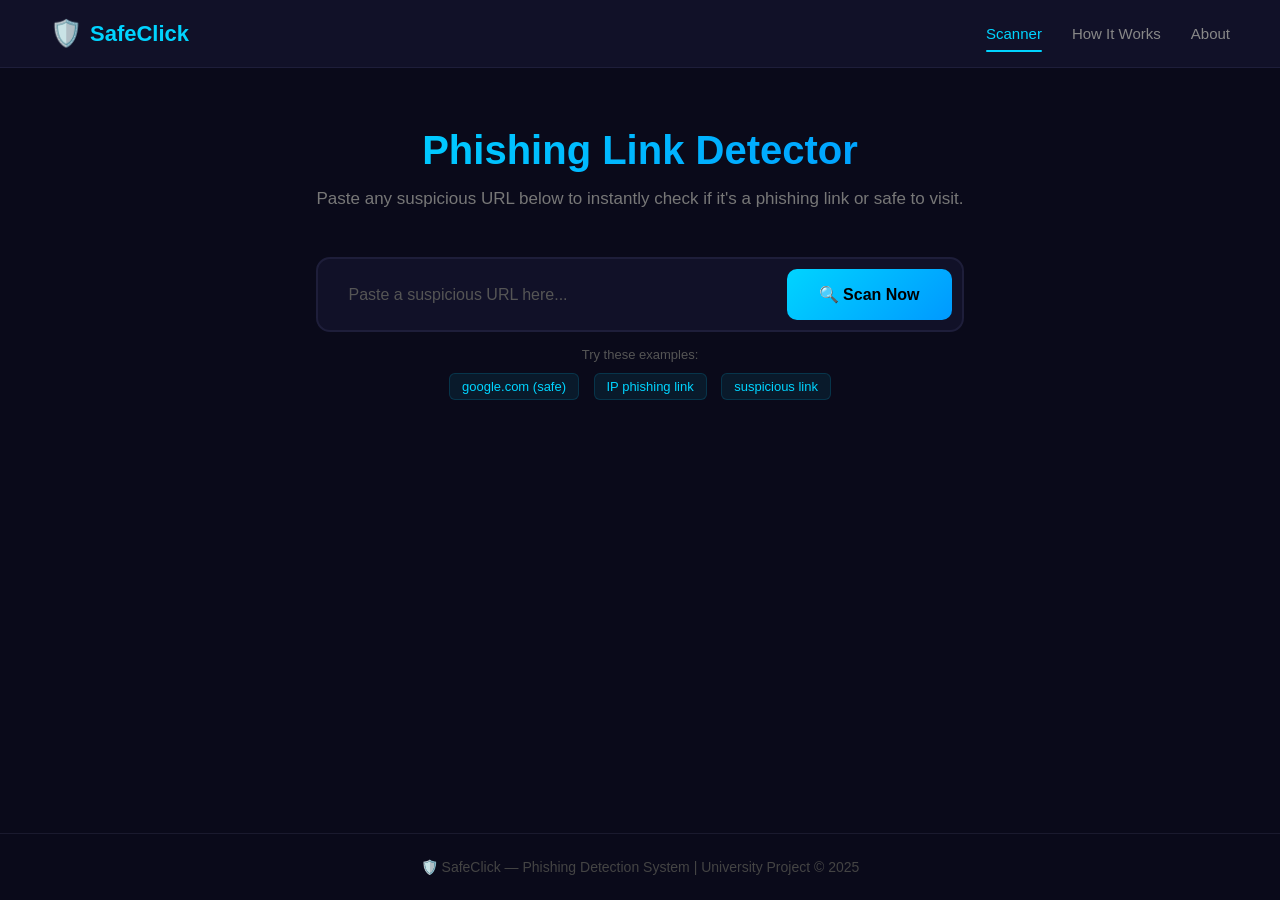
<file: frontend/index.html>
<!DOCTYPE html>
<html lang="en">
<head>
    <meta charset="UTF-8" />
    <meta name="viewport" content="width=device-width, initial-scale=1.0" />
    <title> SafeClick  — Phishing Link Detector</title>

    <!-- CSS Files -->
    <link rel="stylesheet" href="css/style.css" />
    <link rel="stylesheet" href="css/scanner.css" />
    <link rel="stylesheet" href="css/results.css" />
</head>
<body>

    <!-- ========== NAVBAR ========== -->
    <nav class="navbar">
        <div class="logo">
            <span>🛡️</span>  SafeClick 
        </div>
        <div class="nav-links">
            <a href="index.html" class="active">Scanner</a>
            <a href="how-it-works.html">How It Works</a>
            <a href="about.html">About</a>
        </div>
    </nav>

    <!-- ========== MAIN CONTENT ========== -->
    <div class="container">

        <!-- Title -->
        <h1 class="page-title">Phishing Link Detector</h1>
        <p class="page-subtitle">
            Paste any suspicious URL below to instantly check 
            if it's a phishing link or safe to visit.
        </p>

        <!-- Scanner Input Section -->
        <section class="scanner-section">
            <div class="scanner-box">
                <input 
                    type="text" 
                    id="url-input" 
                    placeholder="Paste a suspicious URL here..."
                    autocomplete="off"
                    spellcheck="false"
                />
                <button id="scan-btn" class="scan-btn">
                    🔍 Scan Now
                </button>
            </div>

            <!-- Example Links -->
            <div class="examples">
                <p>Try these examples:</p>
                <span class="example-link" onclick="fillExample('https://www.google.com')">
                    google.com (safe)
                </span>
                <span class="example-link" onclick="fillExample('http://192.168.1.1/login/bank-secure/verify.php')">
                    IP phishing link
                </span>
                <span class="example-link" onclick="fillExample('http://free-prize-winner.tk/claim-now?user=you@email.com')">
                    suspicious link
                </span>
            </div>
        </section>

        <!-- Error Message -->
        <div id="error-msg" class="error-msg" style="display: none;"></div>

        <!-- Loading Spinner -->
        <div id="loading" class="loading" style="display: none;">
            <div class="spinner"></div>
            <p>Analyzing URL for phishing patterns...</p>
        </div>

        <!-- Results Section -->
        <section id="results" class="results-section" style="display: none;">
            
            <!-- Scanned URL -->
            <div class="scanned-url">
                Scanned URL: <span id="scanned-url-text"></span>
            </div>

            <!-- Score Circle -->
            <div class="score-container">
                <div id="score-circle" class="score-circle safe">
                    <span id="score-number" class="score-number">0</span>
                    <span class="score-label">/ 100</span>
                </div>
            </div>

            <!-- Risk Badge -->
            <div class="risk-badge-container">
                <span id="risk-badge" class="risk-badge safe">SAFE</span>
            </div>

            <!-- Risk Description -->
            <p id="risk-description" class="risk-description"></p>

            <!-- Reasons List -->
            <div class="reasons-box">
                <h3>📋 Analysis Details:</h3>
                <ul id="reasons-list"></ul>
            </div>

            <!-- Scan Again Button -->
            <button class="scan-again-btn" onclick="resetScanner()">
                🔄 Scan Another URL
            </button>

        </section>

    </div>

    <!-- ========== FOOTER ========== -->
    <footer class="footer">
        <p>🛡️  SafeClick  — Phishing Detection System | University Project © 2025</p>
    </footer>

    <!-- ========== JS FILES (Order Matters!) ========== -->
    <script src="js/utils.js"></script>
    <script src="js/api.js"></script>
    <script src="js/results.js"></script>
    <script src="js/scanner.js"></script>

</body>
</html>
</file>
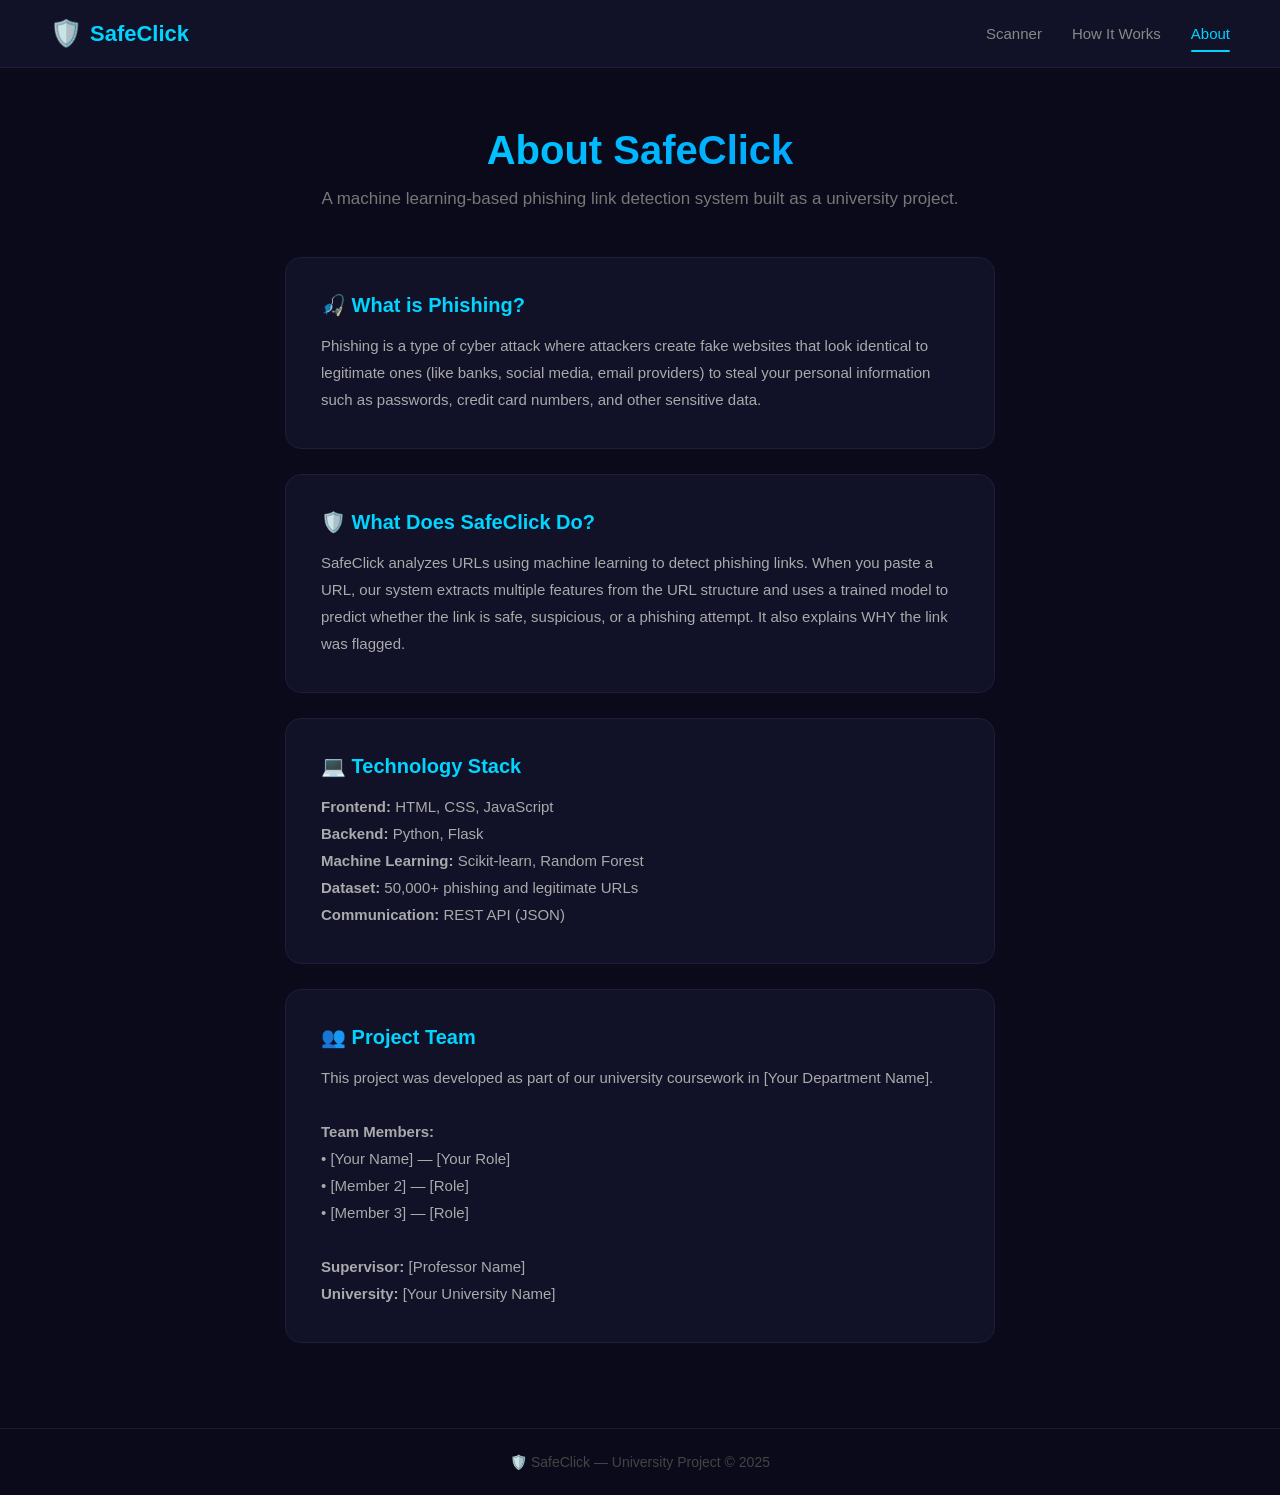
<file: frontend/about.html>
<!DOCTYPE html>
<html lang="en">
<head>
    <meta charset="UTF-8" />
    <meta name="viewport" content="width=device-width, initial-scale=1.0" />
    <title>About —  SafeClick </title>
    <link rel="stylesheet" href="css/style.css" />
</head>
<body>

    <!-- NAVBAR -->
    <nav class="navbar">
        <div class="logo">
            <span>🛡️</span>  SafeClick 
        </div>
        <div class="nav-links">
            <a href="index.html">Scanner</a>
            <a href="how-it-works.html">How It Works</a>
            <a href="about.html" class="active">About</a>
        </div>
    </nav>

    <!-- MAIN -->
    <div class="container">

        <h1 class="page-title">About  SafeClick </h1>
        <p class="page-subtitle">
            A machine learning-based phishing link detection system 
            built as a university project.
        </p>

        <!-- What is Phishing -->
        <div class="card">
            <h2>🎣 What is Phishing?</h2>
            <p>
                Phishing is a type of cyber attack where attackers create 
                fake websites that look identical to legitimate ones 
                (like banks, social media, email providers) to steal 
                your personal information such as passwords, credit card 
                numbers, and other sensitive data.
            </p>
        </div>

        <!-- What Does This Tool Do -->
        <div class="card">
            <h2>🛡️ What Does  SafeClick  Do?</h2>
            <p>
                 SafeClick  analyzes URLs using machine learning to detect 
                phishing links. When you paste a URL, our system extracts 
                multiple features from the URL structure and uses a trained 
                model to predict whether the link is safe, suspicious, or 
                a phishing attempt. It also explains WHY the link was flagged.
            </p>
        </div>

        <!-- Technology Used -->
        <div class="card">
            <h2>💻 Technology Stack</h2>
            <p>
                <strong>Frontend:</strong> HTML, CSS, JavaScript<br/>
                <strong>Backend:</strong> Python, Flask<br/>
                <strong>Machine Learning:</strong> Scikit-learn, Random Forest<br/>
                <strong>Dataset:</strong> 50,000+ phishing and legitimate URLs<br/>
                <strong>Communication:</strong> REST API (JSON)
            </p>
        </div>

        <!-- Team -->
        <div class="card">
            <h2>👥 Project Team</h2>
            <p>
                This project was developed as part of our university 
                coursework in [Your Department Name].<br/><br/>
                <strong>Team Members:</strong><br/>
                • [Your Name] — [Your Role]<br/>
                • [Member 2] — [Role]<br/>
                • [Member 3] — [Role]<br/><br/>
                <strong>Supervisor:</strong> [Professor Name]<br/>
                <strong>University:</strong> [Your University Name]
            </p>
        </div>

    </div>

    <!-- FOOTER -->
    <footer class="footer">
        <p>🛡️  SafeClick  — University Project © 2025</p>
    </footer>

</body>
</html>
</file>
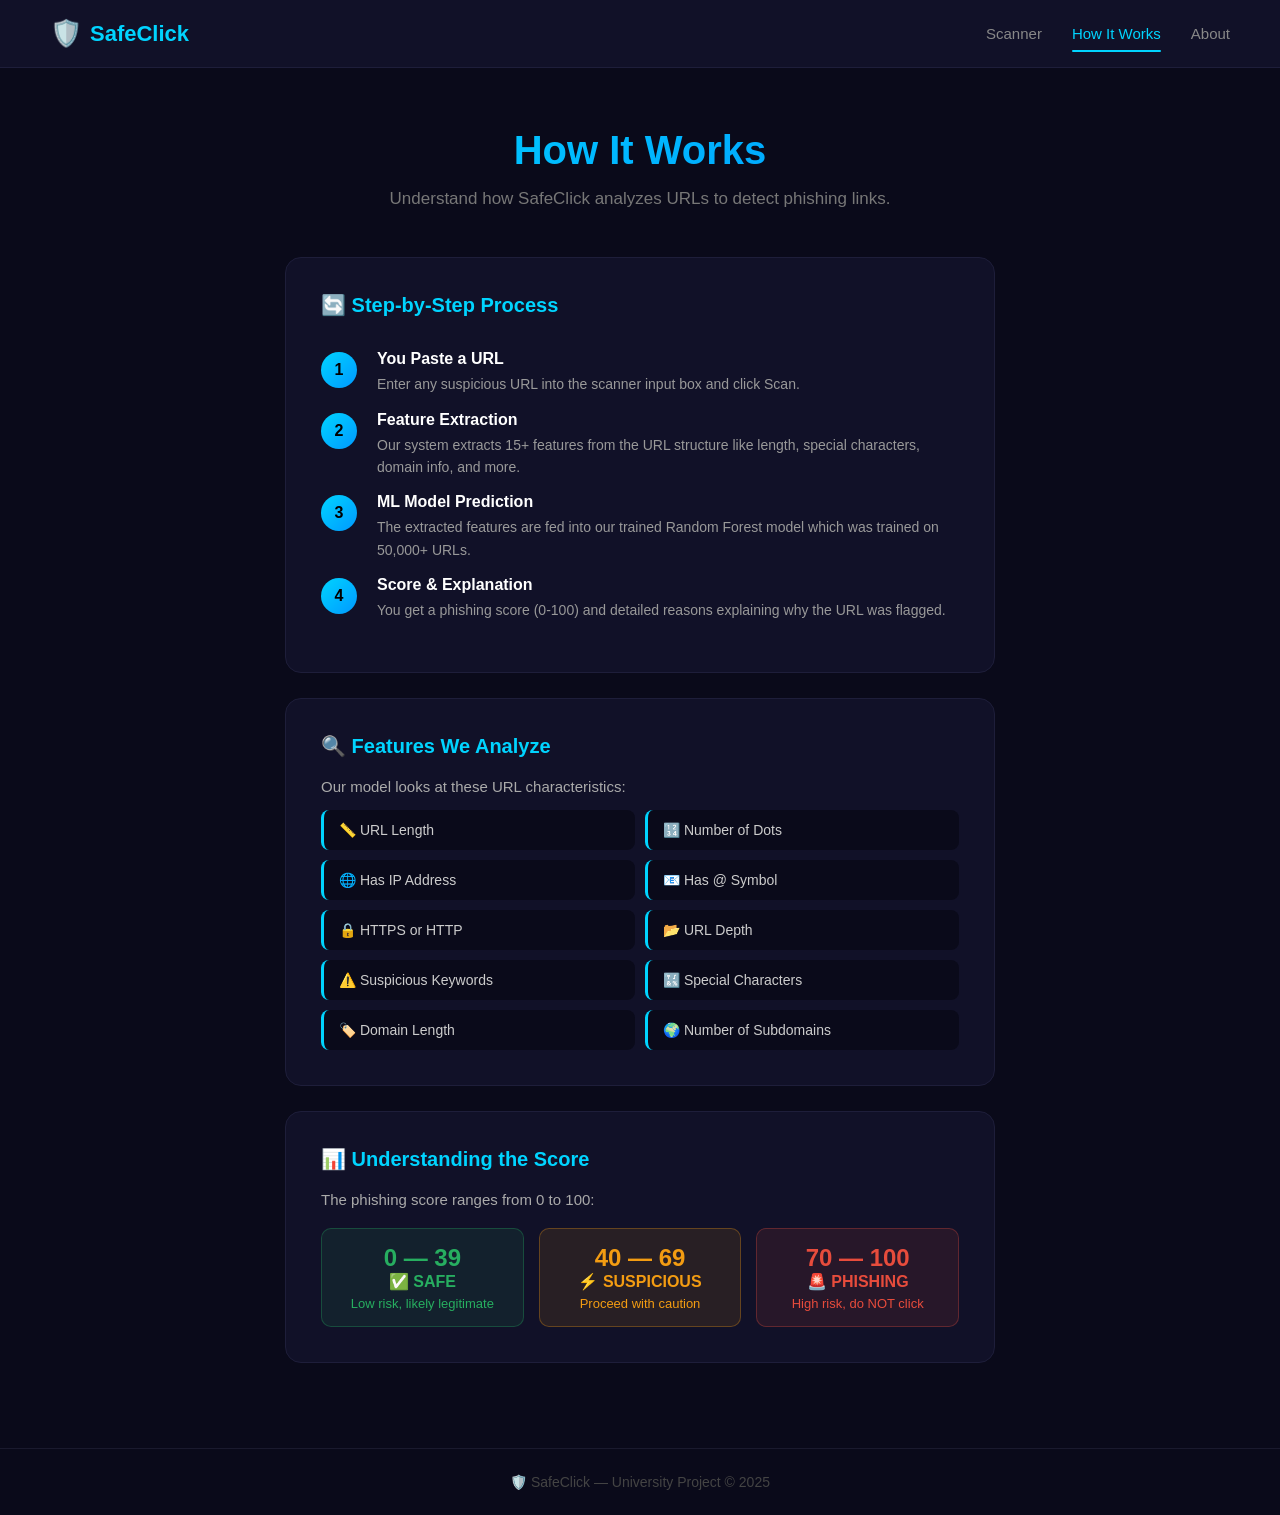
<file: frontend/how-it-works.html>
<!DOCTYPE html>
<html lang="en">
<head>
    <meta charset="UTF-8" />
    <meta name="viewport" content="width=device-width, initial-scale=1.0" />
    <title>How It Works —  SafeClick </title>
    <link rel="stylesheet" href="css/style.css" />
    <style>
        /* Extra styles for this page */
        .step {
            display: flex;
            gap: 20px;
            align-items: flex-start;
            margin-bottom: 15px;
        }
        .step-number {
            background: linear-gradient(135deg, #00d4ff, #0099ff);
            color: #000;
            width: 36px;
            height: 36px;
            border-radius: 50%;
            display: flex;
            align-items: center;
            justify-content: center;
            font-weight: 700;
            font-size: 16px;
            flex-shrink: 0;
            margin-top: 2px;
        }
        .step-content h4 {
            color: #fff;
            margin-bottom: 5px;
            font-size: 16px;
        }
        .step-content p {
            color: #999;
            font-size: 14px;
            line-height: 1.6;
        }
        .feature-grid {
            display: grid;
            grid-template-columns: 1fr 1fr;
            gap: 10px;
            margin-top: 10px;
        }
        .feature-item {
            background: #0a0a1a;
            padding: 12px 15px;
            border-radius: 8px;
            font-size: 14px;
            color: #ccc;
            border-left: 3px solid #00d4ff;
        }
        .score-explain {
            display: flex;
            gap: 15px;
            margin-top: 15px;
        }
        .score-box {
            flex: 1;
            padding: 15px;
            border-radius: 10px;
            text-align: center;
            font-weight: 600;
        }
        .score-box.green {
            background: rgba(39, 174, 96, 0.1);
            border: 1px solid rgba(39, 174, 96, 0.3);
            color: #27ae60;
        }
        .score-box.orange {
            background: rgba(243, 156, 18, 0.1);
            border: 1px solid rgba(243, 156, 18, 0.3);
            color: #f39c12;
        }
        .score-box.red {
            background: rgba(231, 76, 60, 0.1);
            border: 1px solid rgba(231, 76, 60, 0.3);
            color: #e74c3c;
        }
        @media (max-width: 600px) {
            .feature-grid { grid-template-columns: 1fr; }
            .score-explain { flex-direction: column; }
        }
    </style>
</head>
<body>

    <!-- NAVBAR -->
    <nav class="navbar">
        <div class="logo">
            <span>🛡️</span>  SafeClick 
        </div>
        <div class="nav-links">
            <a href="index.html">Scanner</a>
            <a href="how-it-works.html" class="active">How It Works</a>
            <a href="about.html">About</a>
        </div>
    </nav>

    <!-- MAIN -->
    <div class="container">

        <h1 class="page-title">How It Works</h1>
        <p class="page-subtitle">
            Understand how  SafeClick  analyzes URLs to detect phishing links.
        </p>

        <!-- Step by Step Process -->
        <div class="card">
            <h2>🔄 Step-by-Step Process</h2>
            <br/>

            <div class="step">
                <div class="step-number">1</div>
                <div class="step-content">
                    <h4>You Paste a URL</h4>
                    <p>Enter any suspicious URL into the scanner input box and click Scan.</p>
                </div>
            </div>

            <div class="step">
                <div class="step-number">2</div>
                <div class="step-content">
                    <h4>Feature Extraction</h4>
                    <p>Our system extracts 15+ features from the URL structure like 
                    length, special characters, domain info, and more.</p>
                </div>
            </div>

            <div class="step">
                <div class="step-number">3</div>
                <div class="step-content">
                    <h4>ML Model Prediction</h4>
                    <p>The extracted features are fed into our trained Random Forest 
                    model which was trained on 50,000+ URLs.</p>
                </div>
            </div>

            <div class="step">
                <div class="step-number">4</div>
                <div class="step-content">
                    <h4>Score & Explanation</h4>
                    <p>You get a phishing score (0-100) and detailed reasons 
                    explaining why the URL was flagged.</p>
                </div>
            </div>
        </div>

        <!-- Features We Analyze -->
        <div class="card">
            <h2>🔍 Features We Analyze</h2>
            <p>Our model looks at these URL characteristics:</p>

            <div class="feature-grid">
                <div class="feature-item">📏 URL Length</div>
                <div class="feature-item">🔢 Number of Dots</div>
                <div class="feature-item">🌐 Has IP Address</div>
                <div class="feature-item">📧 Has @ Symbol</div>
                <div class="feature-item">🔒 HTTPS or HTTP</div>
                <div class="feature-item">📂 URL Depth</div>
                <div class="feature-item">⚠️ Suspicious Keywords</div>
                <div class="feature-item">🔣 Special Characters</div>
                <div class="feature-item">🏷️ Domain Length</div>
                <div class="feature-item">🌍 Number of Subdomains</div>
            </div>
        </div>

        <!-- Score Meaning -->
        <div class="card">
            <h2>📊 Understanding the Score</h2>
            <p>The phishing score ranges from 0 to 100:</p>

            <div class="score-explain">
                <div class="score-box green">
                    <div style="font-size: 24px;">0 — 39</div>
                    <div>✅ SAFE</div>
                    <div style="font-weight: 400; font-size: 13px; margin-top: 5px;">
                        Low risk, likely legitimate
                    </div>
                </div>
                <div class="score-box orange">
                    <div style="font-size: 24px;">40 — 69</div>
                    <div>⚡ SUSPICIOUS</div>
                    <div style="font-weight: 400; font-size: 13px; margin-top: 5px;">
                        Proceed with caution
                    </div>
                </div>
                <div class="score-box red">
                    <div style="font-size: 24px;">70 — 100</div>
                    <div>🚨 PHISHING</div>
                    <div style="font-weight: 400; font-size: 13px; margin-top: 5px;">
                        High risk, do NOT click
                    </div>
                </div>
            </div>
        </div>

    </div>

    <!-- FOOTER -->
    <footer class="footer">
        <p>🛡️  SafeClick  — University Project © 2025</p>
    </footer>

</body>
</html>
</file>
<file: frontend/css/style.css>
/* ============================================
   GLOBAL STYLES — Used across all pages
   ============================================ */

/* ── Reset ── */
* {
    margin: 0;
    padding: 0;
    box-sizing: border-box;
}

html {
    scroll-behavior: smooth;
}

body {
    font-family: 'Segoe UI', Tahoma, Geneva, Verdana, sans-serif;
    background: #0a0a1a;
    color: #ffffff;
    min-height: 100vh;
    display: flex;
    flex-direction: column;
}

a {
    text-decoration: none;
    color: inherit;
}

ul {
    list-style: none;
}

/* ── Navbar ── */
.navbar {
    display: flex;
    justify-content: space-between;
    align-items: center;
    padding: 18px 50px;
    background: #111128;
    border-bottom: 1px solid #1e1e3a;
    position: sticky;
    top: 0;
    z-index: 1000;
}

.navbar .logo {
    font-size: 22px;
    font-weight: 700;
    color: #00d4ff;
    display: flex;
    align-items: center;
    gap: 8px;
}

.navbar .logo span {
    font-size: 26px;
}

.navbar .nav-links {
    display: flex;
    gap: 30px;
}

.navbar .nav-links a {
    color: #888;
    font-size: 15px;
    font-weight: 500;
    padding: 5px 0;
    transition: color 0.3s;
    position: relative;
}

.navbar .nav-links a:hover,
.navbar .nav-links a.active {
    color: #00d4ff;
}

.navbar .nav-links a.active::after {
    content: "";
    position: absolute;
    bottom: -5px;
    left: 0;
    width: 100%;
    height: 2px;
    background: #00d4ff;
    border-radius: 2px;
}

/* ── Page Container ── */
.container {
    max-width: 750px;
    margin: 0 auto;
    padding: 60px 20px;
    text-align: center;
    flex: 1;
}

/* ── Page Title ── */
.page-title {
    font-size: 40px;
    font-weight: 700;
    margin-bottom: 12px;
    background: linear-gradient(135deg, #00d4ff, #0099ff);
    -webkit-background-clip: text;
    -webkit-text-fill-color: transparent;
    background-clip: text;
}

.page-subtitle {
    color: #777;
    font-size: 17px;
    margin-bottom: 45px;
    line-height: 1.6;
}

/* ── Section Card ── */
.card {
    background: #111128;
    border: 1px solid #1e1e3a;
    border-radius: 16px;
    padding: 35px;
    margin-bottom: 25px;
    text-align: left;
}

.card h2 {
    font-size: 20px;
    color: #00d4ff;
    margin-bottom: 15px;
}

.card p {
    color: #aaa;
    line-height: 1.8;
    font-size: 15px;
}

/* ── Footer ── */
.footer {
    text-align: center;
    padding: 25px;
    color: #444;
    font-size: 14px;
    border-top: 1px solid #1a1a2e;
    margin-top: auto;
}

.footer a {
    color: #00d4ff;
}

/* ── Responsive ── */
@media (max-width: 768px) {
    .navbar {
        padding: 15px 20px;
    }

    .navbar .nav-links {
        gap: 15px;
    }

    .page-title {
        font-size: 30px;
    }

    .container {
        padding: 40px 15px;
    }
}

@media (max-width: 480px) {
    .navbar {
        flex-direction: column;
        gap: 10px;
    }

    .page-title {
        font-size: 26px;
    }
}
</file>
<file: frontend/css/scanner.css>
/* ============================================
   SCANNER INPUT SECTION STYLES
   ============================================ */

/* ── Scanner Container ── */
.scanner-section {
    margin-bottom: 30px;
}

.scanner-box {
    display: flex;
    gap: 12px;
    background: #111128;
    padding: 10px;
    border-radius: 14px;
    border: 2px solid #1e1e3a;
    transition: border-color 0.3s;
}

.scanner-box:focus-within {
    border-color: #00d4ff;
    box-shadow: 0 0 20px rgba(0, 212, 255, 0.1);
}

/* ── URL Input ── */
.scanner-box input {
    flex: 1;
    padding: 16px 20px;
    font-size: 16px;
    border: none;
    border-radius: 10px;
    background: transparent;
    color: #ffffff;
    outline: none;
}

.scanner-box input::placeholder {
    color: #555;
}

/* ── Scan Button ── */
.scan-btn {
    padding: 16px 32px;
    font-size: 16px;
    font-weight: 600;
    background: linear-gradient(135deg, #00d4ff, #0099ff);
    color: #000;
    border: none;
    border-radius: 10px;
    cursor: pointer;
    transition: all 0.3s;
    white-space: nowrap;
}

.scan-btn:hover {
    transform: translateY(-2px);
    box-shadow: 0 5px 20px rgba(0, 212, 255, 0.3);
}

.scan-btn:active {
    transform: translateY(0);
}

.scan-btn:disabled {
    background: #333;
    color: #666;
    cursor: not-allowed;
    transform: none;
    box-shadow: none;
}

/* ── Loading Spinner ── */
.loading {
    text-align: center;
    padding: 30px;
}

.spinner {
    width: 45px;
    height: 45px;
    border: 4px solid #1e1e3a;
    border-top: 4px solid #00d4ff;
    border-radius: 50%;
    animation: spin 0.8s linear infinite;
    margin: 0 auto 15px;
}

@keyframes spin {
    0% { transform: rotate(0deg); }
    100% { transform: rotate(360deg); }
}

.loading p {
    color: #888;
    font-size: 15px;
}

/* ── Error Message ── */
.error-msg {
    background: rgba(231, 76, 60, 0.1);
    border: 1px solid rgba(231, 76, 60, 0.3);
    color: #e74c3c;
    padding: 14px 20px;
    border-radius: 10px;
    margin-bottom: 20px;
    font-size: 15px;
}

/* ── Example Links ── */
.examples {
    margin-top: 15px;
}

.examples p {
    color: #555;
    font-size: 13px;
    margin-bottom: 8px;
}

.example-link {
    display: inline-block;
    color: #00d4ff;
    background: rgba(0, 212, 255, 0.08);
    padding: 5px 12px;
    border-radius: 6px;
    font-size: 13px;
    margin: 3px 5px;
    cursor: pointer;
    transition: background 0.3s;
    border: 1px solid rgba(0, 212, 255, 0.15);
}

.example-link:hover {
    background: rgba(0, 212, 255, 0.15);
}

/* ── Responsive ── */
@media (max-width: 600px) {
    .scanner-box {
        flex-direction: column;
    }

    .scan-btn {
        width: 100%;
    }
}
</file>
<file: frontend/css/results.css>
/* ============================================
   RESULTS SECTION STYLES
   ============================================ */

/* ── Results Container ── */
.results-section {
    background: #111128;
    border-radius: 16px;
    padding: 40px;
    margin-top: 25px;
    border: 1px solid #1e1e3a;
    animation: fadeIn 0.5s ease;
}

@keyframes fadeIn {
    from {
        opacity: 0;
        transform: translateY(20px);
    }
    to {
        opacity: 1;
        transform: translateY(0);
    }
}

/* ── Scanned URL Display ── */
.scanned-url {
    color: #666;
    font-size: 13px;
    margin-bottom: 25px;
    word-break: break-all;
    background: #0a0a1a;
    padding: 10px 15px;
    border-radius: 8px;
}

.scanned-url span {
    color: #00d4ff;
    font-weight: 500;
}

/* ── Score Circle ── */
.score-container {
    display: flex;
    justify-content: center;
    margin-bottom: 25px;
}

.score-circle {
    width: 160px;
    height: 160px;
    border-radius: 50%;
    border: 8px solid #27ae60;
    display: flex;
    flex-direction: column;
    align-items: center;
    justify-content: center;
    transition: all 0.6s ease;
    position: relative;
}

.score-circle .score-number {
    font-size: 52px;
    font-weight: 700;
    line-height: 1;
}

.score-circle .score-label {
    font-size: 14px;
    color: #888;
    margin-top: 2px;
}

/* Score Circle Colors */
.score-circle.safe {
    border-color: #27ae60;
    color: #27ae60;
    box-shadow: 0 0 30px rgba(39, 174, 96, 0.15);
}

.score-circle.suspicious {
    border-color: #f39c12;
    color: #f39c12;
    box-shadow: 0 0 30px rgba(243, 156, 18, 0.15);
}

.score-circle.phishing {
    border-color: #e74c3c;
    color: #e74c3c;
    box-shadow: 0 0 30px rgba(231, 76, 60, 0.15);
}

/* ── Risk Badge ── */
.risk-badge-container {
    text-align: center;
    margin-bottom: 12px;
}

.risk-badge {
    display: inline-block;
    padding: 8px 28px;
    border-radius: 25px;
    font-weight: 700;
    font-size: 16px;
    letter-spacing: 1px;
    text-transform: uppercase;
}

.risk-badge.safe {
    background: rgba(39, 174, 96, 0.15);
    color: #27ae60;
    border: 2px solid rgba(39, 174, 96, 0.4);
}

.risk-badge.suspicious {
    background: rgba(243, 156, 18, 0.15);
    color: #f39c12;
    border: 2px solid rgba(243, 156, 18, 0.4);
}

.risk-badge.phishing {
    background: rgba(231, 76, 60, 0.15);
    color: #e74c3c;
    border: 2px solid rgba(231, 76, 60, 0.4);
}

/* ── Risk Description ── */
.risk-description {
    color: #999;
    font-size: 15px;
    margin-bottom: 30px;
    text-align: center;
    line-height: 1.5;
}

/* ── Reasons Box ── */
.reasons-box {
    text-align: left;
    background: #0a0a1a;
    border-radius: 12px;
    padding: 25px;
    border: 1px solid #1e1e3a;
}

.reasons-box h3 {
    font-size: 16px;
    color: #00d4ff;
    margin-bottom: 18px;
    display: flex;
    align-items: center;
    gap: 8px;
}

.reasons-box ul {
    list-style: none;
}

.reasons-box li {
    padding: 10px 12px;
    margin-bottom: 6px;
    border-radius: 8px;
    font-size: 14px;
    line-height: 1.5;
    background: rgba(255, 255, 255, 0.02);
    border-left: 3px solid #333;
    color: #ccc;
}

/* Reason severity colors */
.reasons-box li.reason-danger {
    border-left-color: #e74c3c;
    background: rgba(231, 76, 60, 0.05);
}

.reasons-box li.reason-warning {
    border-left-color: #f39c12;
    background: rgba(243, 156, 18, 0.05);
}

.reasons-box li.reason-safe {
    border-left-color: #27ae60;
    background: rgba(39, 174, 96, 0.05);
}

/* ── Scan Again Button ── */
.scan-again-btn {
    margin-top: 25px;
    padding: 12px 30px;
    font-size: 15px;
    background: transparent;
    color: #00d4ff;
    border: 2px solid #00d4ff;
    border-radius: 10px;
    cursor: pointer;
    transition: all 0.3s;
}

.scan-again-btn:hover {
    background: rgba(0, 212, 255, 0.1);
}

/* ── Responsive ── */
@media (max-width: 600px) {
    .results-section {
        padding: 25px 20px;
    }

    .score-circle {
        width: 130px;
        height: 130px;
    }

    .score-circle .score-number {
        font-size: 40px;
    }
}
</file>
